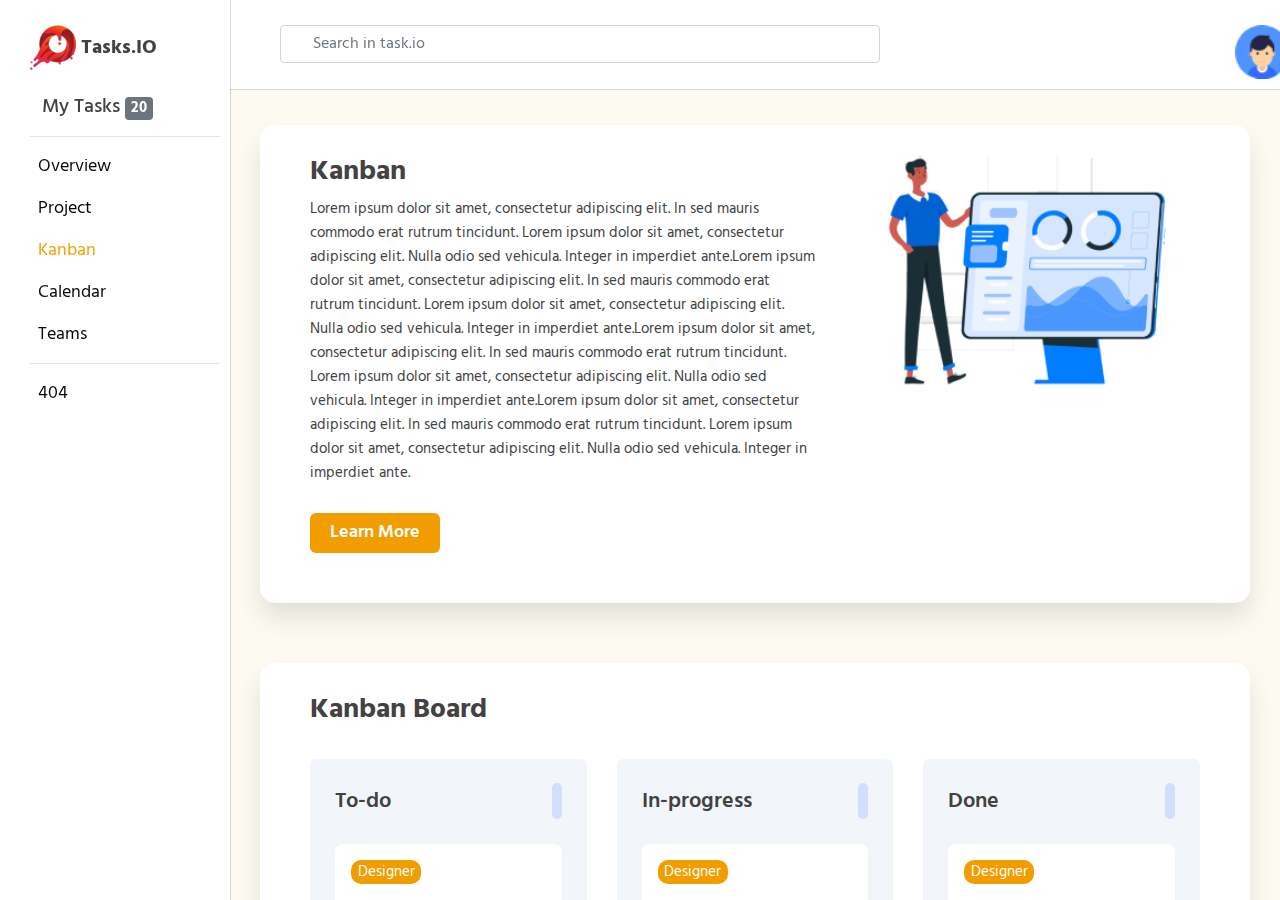
<file: kanban.html>
<!DOCTYPE html>
<html lang="en">
  <head>
    <meta charset="UTF-8" />
    <meta http-equiv="X-UA-Compatible" content="IE=edge" />
    <meta name="viewport" content="width=device-width, initial-scale=1.0" />
    <title>Document</title>
    <link
      rel="stylesheet"
      href="https://use.fontawesome.com/releases/v5.7.0/css/all.css" integrity="sha384-lZN37f5QGtY3VHgisS14W3ExzMWZxybE1SJSEsQp9S+oqd12jhcu+A56Ebc1zFSJ" crossorigin="anonymous"/>
    <link rel="stylesheet" href="css/bootstrap.min.css" />
    <link rel="stylesheet" href="css/style.css" />
  </head>
  <body>
<!-- loading -->
<div class="loader">
  <div class="spinner"></div>
</div>

<div class="pt-wrapper">
  <div class="slide-menu">
      <header class="header">
        <div class="slide-bar-times">
          <i class="fa fa-times"></i>
        </div>
        <div class="logo-wrap">
          <img src="images/logo.png" alt=""> Tasks.IO
        </div>
        <div class="slide-bar-main-title">
          <h5><i class="fa fa-list"></i> My Tasks <span class="badge badge-secondary">20</span></h5>
        </div>
        <hr>
        <nav class="main-nav">
          <ul>
              <li>
                <a href="index.html"><i class="fa fa-home"></i> Overview</a>
              </li>
              <li>
                <a href="project.html"><i class="fa fa-industry" ></i> Project</a>
              </li>
              <li>
                <a href="kanban.html" class="active"><i class="fa fa-th-large"></i> Kanban</a>
              </li>
              <li>
                <a href="calculator.html"><i class="fa fa-calendar"></i> Calendar</a>
              </li>
              <li>
                <a href="teams.html"><i class="fa fa-users" ></i> Teams</a>
              </li>
            <hr>
            <li>
              <a href="error.html"><i class="fa fa-exclamation-triangle"></i>404</a>
            </li>
          </ul>
        </nav>
      </header>
      <div class="nav-bar">
        <div class="nav-top-bar padding-section">

            <div class="top-nav">
              <div class="menu-bar">
                <i class="fa fa-bars" ></i>
              </div>
              <div class="search-box">
                <form class="form-group">
                  <input type="text" class="form-control" placeholder="Search in task.io">
                  <i class="fa fa-search"></i>
                </form>
              </div>
            </div>
            <div class="slide-right text-right">
              <div class="sub-icon">
                 <i class="fa fa-plus-circle"></i>
                 <i class="fa fa-th"></i>
                 <div class="bell-wrapper">
                  <i class="fa fa-bell"></i>
                   <div class="bell-wrap">
                     <h3 class="text-center">Notifications</h3>
                    <div class="team-profile">
                      <div class="user-img flex-shrink-0">
                      <img src="images/team1.png" alt="">
                      </div>
                      <div class="team-heading">
                        <h5>Amanda Richard</h5>
                        <p class="dec_text">AmandExmple.Com</p>
                      </div>
                    </div>

                    <div class="team-profile">
                      <div class="user-img flex-shrink-0">
                      <img src="images/team4.png" alt="">
                      </div>
                      <div class="team-heading">
                        <h5>Don Richard</h5>
                        <p class="dec_text">doneExm.Com</p>
                      </div>
                    </div>
                   </div>
                 </div>
              </div>
            <div class="profile">
              <img src="images/profile.png" alt="">
            </div>
          </div>
         
        </div>
      </div>
      <div class="overview pages">
        <div class="row">
          <div class="col-lg-12">
            <div class="team">
              <div class="section-inner">
                    <div class="page-content margin-top">
                      <div class="row">
                        <div class="col-lg-7">
                          <div class="sec-heading">
                            <h1 class="sec-title">Kanban</h1>
                            <p class="decs_text">
                              Lorem ipsum dolor sit amet, consectetur adipiscing
                              elit. In sed mauris commodo erat rutrum tincidunt.
                              Lorem ipsum dolor sit amet, consectetur adipiscing
                              elit. Nulla odio sed vehicula. Integer in imperdiet
                              ante.Lorem ipsum dolor sit amet, consectetur adipiscing
                              elit. In sed mauris commodo erat rutrum tincidunt.
                              Lorem ipsum dolor sit amet, consectetur adipiscing
                              elit. Nulla odio sed vehicula. Integer in imperdiet
                              ante.Lorem ipsum dolor sit amet, consectetur adipiscing
                              elit. In sed mauris commodo erat rutrum tincidunt.
                              Lorem ipsum dolor sit amet, consectetur adipiscing
                              elit. Nulla odio sed vehicula. Integer in imperdiet
                              ante.Lorem ipsum dolor sit amet, consectetur adipiscing
                              elit. In sed mauris commodo erat rutrum tincidunt.
                              Lorem ipsum dolor sit amet, consectetur adipiscing
                              elit. Nulla odio sed vehicula. Integer in imperdiet
                              ante.
                            </p>
                            <button class="theme-btn learn-btn">Learn More</button>
                          </div>
                        </div>
                        <div class="col-lg-5">
                            <div class="kanban-img">
                            <img src="images/kanban.png" alt="">
                            </div>
                        </div>
                      </div>
              </div>
              </div>
            </div>
          </div>
        </div>
        <div class="team">
          <div class="section-inner">
            <div class="page-content">
              <div class="sec-heading project-wrapper">
                <h1 class="sec-title ">Kanban Board</h1>
                </div>
                <div class="row">
                  <div class="col-lg-4 ">
                    <div class="kanbans-box">
                       <div class="card-heading">
                            <h5>To-do</h5>
                            <div class = 'icon-box'>
                              <i class="fa fa-plus" ></i>
                            </div>
                       </div>

                       <div class="kanbans-box-items">
                         <p class="kan_decs">Designer</p>
                          <p class="kan_title">Design landing pages for support teams</p>
                          <div class="kan_team-img">
                            <img src="images/team1.png" alt="">
                            <img src="images/team2.png" alt="">
                          </div>
                          <p class="gray_text">15 Appr 2020</p>
                       </div>
                       <!--end kanbans-box items -->
                       <div class="kanbans-box-items">
                        <p class="kan_decs">Designer</p>
                         <p class="kan_title">Developer upload pages teams</p>
                         <div class="kan_team-img">
                           <img src="images/team1.png" alt="">
                           <img src="images/team2.png" alt="">
                           <img src="images/team3.png" alt="">
                         </div>
                         <p class="gray_text">15 Appr 2020</p>
                      </div>
                      <!--end kanbans-box items -->
                    </div>
                    <!-- end kanbans-box -->
                  </div>
                  <!-- end col-log-4 -->
                  <div class="col-lg-4">
                    <div class="kanbans-box">
                       <div class="card-heading">
                            <h5>In-progress</h5>
                            <div class = 'icon-box'>
                              <i class="fa fa-plus" ></i>
                            </div>
                       </div>

                       <div class="kanbans-box-items">
                         <p class="kan_decs">Designer</p>
                          <p class="kan_title">Create wireframe for next page</p>
                          <div class="kan_team-img">
                            <img src="images/team1.png" alt="">
                            <img src="images/team2.png" alt="">
                            <img src="images/team4.png" alt="">
                          </div>
                          <p class="gray_text">15 Appr 2020</p>
                       </div>
                       <!--end kanbans-box items -->
                       <div class="kanbans-box-items">
                        <p class="kan_decs">Designer</p>
                         <p class="kan_title">Update navigations</p>
                         <div class="kan_team-img">
                           <img src="images/team1.png" alt="">
                           <img src="images/team3.png" alt="">
                         </div>
                         <p class="gray_text">15 Appr 2020</p>
                      </div>
                      <!--end kanbans-box items -->
                    </div>
                    <!-- end kanbans-box -->
                  </div>
                  <!-- end col-log-4 -->
                  <div class="col-lg-4">
                    <div class="kanbans-box">
                       <div class="card-heading">
                            <h5>Done</h5>
                            <div class = 'icon-box'>
                              <i class="fa fa-plus" ></i>
                            </div>
                       </div>

                       <div class="kanbans-box-items">
                         <p class="kan_decs">Designer</p>
                          <p class="kan_title">Grow email list</p>
                          <div class="kan_team-img">
                            <img src="images/team1.png" alt="">
                            <img src="images/team2.png" alt="">
                            <img src="images/team4.png" alt="">
                          </div>
                          <p class="gray_text">15 Appr 2020</p>
                       </div>
                       <!--end kanbans-box items -->
                       <div class="kanbans-box-items">
                        <p class="kan_decs">Designer</p>
                         <p class="kan_title">Update apps</p>
                         <div class="kan_team-img">
                           <img src="images/team1.png" alt="">
                           <img src="images/team4.png" alt="">
                         </div>
                         <p class="gray_text">15 Appr 2020</p>
                      </div>
                      <!--end kanbans-box items -->
                    </div>
                    <!-- end kanbans-box -->
                  </div>
                  <!-- end col-log-4 -->
                </div>
          </div>
          </div>
        </div>
      </div>

      <div class="overview pages">
        <div class="row">
          <div class="col-lg-12">

          </div>
        </div>
      </div>
  </div>

  <!-- slide menu end -->
<!-- model-wrapper -->
<div class="model-wrapper">
  <div class="model-wrap">
      <div class="model-header">
          <div class="model-section">
            <h2 class="model-title">Employee Invitation</h2>
            <i class="fa fa-times model-close"></i>
          </div>
          <hr>
          <div class="search-box">
            <form class="form-group">
              <input type="text" class="form-control" placeholder="Search in task.io">
              <i class="fa fa-search"></i>
            </form>
          </div>
      </div>
      <div class="model-admin">
        <h6>Employee</h6>
        <div class="model-item">
             <div class="model-item-wrap">
              <div class="user-img flex-shrink-0">
                <img src="images/team2.png" alt="">
                </div>
                 <div class="model-email">
                   <h3>Rachel Carr(you)</h3>
                   <p class="dec-text">rachel.carr@gmail.com</p>
                 </div>
             </div>
             <div class="admit-wrap">
               <p>Admit</p>
             </div>
        </div>

        <div class="model-item">
          <div class="model-item-wrap">
           <div class="user-img flex-shrink-0">
             <img src="images/team3.png" alt="">
             </div>
              <div class="model-email">
                <h3>Rana Ahmed</h3>
                <p class="dec-text">ranaahmed@gmail.com</p>
              </div>
          </div>
          <div class="admit-wrap">
            <p>Admit</p>
          </div>
       </div>
       <div class="model-item">
        <div class="model-item-wrap">
         <div class="user-img flex-shrink-0">
           <img src="images/team4.png" alt="">
           </div>
            <div class="model-email">
              <h3>Farhan Ahmed</h3>
              <p class="dec-text">farhanahmed@gmail.com</p>
            </div>
        </div>
        <div class="admit-wrap">
          <p>Admit</p>
        </div>
     </div>
      </div>
  </div>
</div>
</div>




    <!-- js -->
    <script src="js/jquery-3.4.1.min.js"></script>
    <script src="js/bootstrap.min.js"></script>
    <script src="js/main.js"></script>
  </body>
</html>
</file>
<file: css/style.css>
@import url('https://fonts.googleapis.com/css2?family=Hind:wght@300;400;500;600;700&display=swap');
*{
    margin: 0;
    padding: 0;
    box-sizing: border-box;
}
body{
    font-family: 'Hind', sans-serif;
    /* overflow: hidden; */
    position: relative;
    color: #424242;
    margin: 0;
    font-size: 15px;
    line-height: 1.6em;
    background: #CECFCF;

}
ul{
 list-style: none!important;
 margin: 0;
 padding: 0;
}
a{
    text-decoration: none !important;
    color: rgb(143, 139, 139)
}
button:focus{
    outline: none;
}
.form-control:focus {
    border-color:none;
    box-shadow: none;
  }

.pt-wrapper{
    position: relative;
    overflow-x: hidden;
    width: 100%;
    height: 100vh;
    background-color: #FDFAF2;

}
.heght{
    height: 120vh !important;
}

/* header */

header{
    position: fixed;
    left: 0;
    top: 0;
    width: 230px;
    display: block;
    margin: 0;
    height: 100%;
    background: #fff;
    padding: 25px 10px 10px 30px;
    box-shadow: rgba(0, 0, 0, 0.02) 0px 1px 3px 0px, rgba(27, 31, 35, 0.15) 0px 0px 0px 1px;
    transition: 0.3s;
    z-index: 9999;
}
header.show{
    width: 0px;
    display: none;
}
.overview{
    margin-left: 230px;
}
.overview.show{
    margin-left: 0;
}
.slide-bar-times {
    position: absolute;
    right: 20px;
    top: 20px;
    cursor: pointer;
}
.slide-bar-times i{
    font-size: 20px;
}

.nav-top-bar{
    display: flex;
}
.top-nav{
    width: 50%;
}
.slide-right{
    width: 37%;
}
.slide-right.show{
    width: 50%;
}

.logo-wrap{
    font-size: 20px;
    font-weight: 900;
    margin-bottom: 25px;
}
.slide-bar-main-title h5 i{
    margin-right: 12px;
    font-size: 18px;
}
.main-nav ul li{
    position: relative;
    display: block;
    margin-top: 18px;
    font-size: 18px;
   
}
.main-nav ul li a{
    color: rgb(8, 8, 8);
}
.main-nav ul li a:hover{
    color: rgb(245, 159, 1)!important;
}
.active{
    color: rgb(245, 159, 1)!important;
}
.main-nav ul li  i{
    margin-right: 8px;
    font-size: 18px;
}
.padding-section{
    padding: 25px 10px 10px 30px;

}
.nav-bar{
    position: fixed;
    top: 0;
    left: 0;
    background: #fff;
    box-shadow: rgba(0, 0, 0, 0.02) 0px 1px 3px 0px, rgba(27, 31, 35, 0.15) 0px 0px 0px 1px;
    width: 100%;
    /* margin-left:0px; */
    margin-left: 230px;
    z-index: 999;
    
}
.nav-bar.show{
    margin-left: 0px;
}
.top-nav{
    display: flex;
}
.menu-bar{
    margin-top: 10px;
    margin-right: 20px;
    cursor: pointer;
    
}

.menu-bar i{
    font-size: 20px;
}
.search-box{
    position: relative;
    width: 100%;
}
.search-box input{
    position: relative;
    padding: 10px 10px 10px 32px;
    width: 100%;
}
.search-box i{
    position: absolute;
    top: 12px;
    left: 10px;
    font-size: 14px;
    color: rgb(148, 145, 145);
}
.slide-right {
    display: flex;
    justify-content: right;
}
.slide-right .sub-icon{
    position: relative;
    display: flex;
    margin-top: 12px;
    margin-right: 20px;
}
.slide-right .sub-icon i{
    margin-left: 10px;
    cursor: pointer;
    font-size: 18px;
}
.bell-wrap{
    position: absolute;
    top: 56px;
    left: 0px;
    background: rgb(255, 255, 255);
    /* padding: 15px; */
    border-radius: 8px;
    width: 250px;
    box-shadow: rgba(0, 0, 0, 0.05) 0px 6px 24px 0px, rgba(0, 0, 0, 0.08) 0px 0px 0px 1px;
    transform: translateX(110%);
    transition: 0.3s ease-in;
    z-index: 99;

}
.bell-wrap.show{
    left: -100px;
    transform: translateX(0);
}
.bell-wrap h3{
    font-size: 20px;
    font-weight: 600;
    background-color: rgb(253, 207, 0);
    border-top-left-radius: 8px;
    border-top-right-radius: 8px;
    padding: 8px 0;
    color: #000;

}
.bell-wrap .team-profile{
    padding: 12px 20px;
}
.profile img{
    width: 100%;
    height: 100%;
}

.pt-page{
    width: 100%;
    max-width: 1032px;
    margin: 0 auto;
    padding-bottom: 50px;
    background-color: transparent; 
    margin-top: 50px;
}
.margin-top{
    margin-top: 125px;
}
.section-inner{
    position: relative;
    background-color: #fff;
    border-radius: 15px;
    -webkit-box-shadow: 0 15px 25px 0 rgba(23, 195, 0, 0.1);
    -moz-box-shadow: 0 15px 25px 0 rgba(0,0,0,.1);
    box-shadow: 0 15px 25px 0 rgb(0 0 0 / 10%);
    margin: 30px;
 
}

.miles-wrapper {
    margin: 30px 15px 15px -15px;
}
.miles-wrapper .page-content{
    padding: 25px;
}
.sec-heading .sec-title{
    font-size: 32px;
    font-weight: 900;
}
.page-content{
    padding: 30px 50px 50px;
    width: 100%;
}
.overview .sec-title{
    font-size: 28px;
}
.chart-box{
    width: 100%;
    max-width: 500px;
    margin: 0 auto;
}
.project-wrapper{
    display: flex;
    justify-content: space-between;
}
.theme-btn{
    position: relative;
     padding: 0px 20px; 
    background: rgb(241, 157, 0);
    color: #ffff!important;
    border: 0;
    text-align: center;
    margin-top: -8px;
    font-size: 18px;
    font-weight: 600;
    border-radius: 6px;
     outline: none;

}

.table-responsive{
    margin-top: 25px;
}
.table thead tr th {
    border: 0;
    border-bottom: 2px solid #000;
}
.table thead tr td h5{
    font-size: 18px;
    font-weight: bolder;
}
.project-text{
    font-size: 16px;
    font-weight: 500;
}
.badge{
    color: #fff!important;
}
.progress{
    height: 10px!important;
}

.team-profile{
    display: flex;
 
}
 
.team-profile .user-img{
    width: 45px;
    height: 45px;
}
.team-profile .user-img img{
    width: 100%;
    height: 100%;
}
.team-profile .team-heading {
    margin-left: 15px;
}
.team-profile .team-heading h5{
 margin-bottom: 0;
 font-size: 16px;
}

.dec_text{
    color: #acadad;
    font-size: 14px;
}
.items-text{
    font-size: 18px;
}

.number-text{
    font-size: 18px;
    font-weight: 500;
}
.sms-text{
    display: flex;
    justify-content: space-between;
}
.mile-dec{
    display: flex;
    margin-bottom: 12px;
}
.mile-dec-box{
    border: 1px solid #d1c6c6;
    padding: 5px;
    text-align: center;
}
.mile-dec-box p{
    margin-bottom: 0;
    font-size: 16px;
    font-weight: 600;
}
.mile-dec .mile-dec-title{
    margin-left: 8px;
}
.mile-dec .mile-dec-title h5{
    font-size: 18px;
    font-weight: 800;
    margin-bottom: 0px;
}
.mile-progress{
    width: 300px;
}
.progress-wrapper{
    display: flex;
}
 .mile-progress{
    margin-right: 20px;
}
.progress-wrapper p{
    margin-top: -4px;
}
.text-gray{
    color: #8b8484;
}
/* calendar */
/* .calendar-area{
    display: flex;
    justify-content: center;
    text-align: center;
} */
.calendar {
     width:700px;
     width: 100%;
     height:640px;
    background-color: #ffff;
    border-radius: 6px;
    text-align: center;
  }
  
  .month {
    width: 100%;
    height: 100px;
    background-color: rgb(241, 157, 0);
    display: flex;
    justify-content: space-between;
    align-items: center;
    padding: 0 2rem;
    text-align: center;
    
  }
  
  .month i {
    font-size:26px;
    cursor: pointer;
  }
  
  .month h1 {
    font-size: 25px;
    font-weight: 600;
    text-transform: uppercase;
    letter-spacing: 0.2rem;
    margin-bottom: 12px;
    padding-top: 10px;
  }
  
  .month p {
    font-size: 18px;
    font-weight: 600;
  }
  
  .weekdays {
    width: 100%;
    height: 5rem;
    padding: 0 0.4rem;
    display: flex;
    align-items: center;
  }
  
  .weekdays div {
    font-size: 18px;
    font-weight: 600;
    letter-spacing: 0.1rem;
    width: calc(95% / 7);
    display: flex;
    justify-content: center;
    align-items: center;
  }
  
  .days {
    width: 100%;
    display: flex;
    flex-wrap: wrap;
    padding: 0.2rem;
  }
  
  .days div {
    font-size: 18px;
    margin: 0.3rem;
    width: calc(86% / 7);
    height: 60px;
    display: flex;
    justify-content: center;
    align-items: center;
    border-radius: 8px;

    transition: background-color 0.2s;
  }
  
  .days div:hover:not(.today) {
    background-color: rgb(241, 157, 0);
    color: #fff;
    cursor: pointer;
  }
  
  .prev-date,
  .next-date {
    opacity: 0.5;
  }
  
  .today {
    background-color: rgb(241, 157, 0);
    color: #fff;

  }
/* end calendar */
.calendar-item{
    display: flex;
    justify-content: space-between;
}
.cricle{
    position: relative;
    width: 6px;
    height: 6px;
    background: rgb(13, 204, 45);
    padding: 6px;
    border-radius: 50%;
    margin-right: 8px;
    margin-top: 19px;
}
.cricle::after{
    content: "";
    position: absolute;
    top: 50%;
    left: 50%;
    transform: translate(-50%, -50%);
    height: 6px;
    width: 6px;
    background-color: rgb(255, 255, 255);
    border-radius: 50%;
}
.cricle-bg2{
    background: red;
}

.cricle-bg3{
    background: rgb(0, 235, 251);
}
.calendar-item h6{
    margin-bottom: 6px;
    font-size: 16px;
    font-weight: 800;
}
.calendar-item .cricle_decs{
    margin-bottom: 0;
}
.calendar-item .theme-btn{
    line-height: 35px;
    font-size: 16px;
    margin-top: 12px;
}

.kanban-wrap .sec-title{
    font-size: 42px;
}
.kanban-wrap .decs_text{
    color: rgb(146, 142, 142);
    font-size: 16px;
}
.kanbans-box{
    margin-top: 25px;
    background: #F2F6FA;
    padding: 30px 25px;
    border-radius: 6px;
}
.kanbans-box .card-heading{
    display: flex;
    justify-content: space-between;
}
.kanbans-box .card-heading h5{
    font-size: 22px;
    font-weight: 600;
}
.icon-box i{
    background: #D2DEFB;
    padding: 5px;
    border-radius: 5px;
    font-size: 16px;
    cursor: pointer;
}
.kanbans-box-items{
    margin-top: 20px;
    background: #fff;
    padding: 16px;
    border-radius: 8px;
}
.kan_decs{
    background-color: rgb(241, 157, 0);
    width: 70px;
    text-align: center;
    border-radius: 10px;
    color: #fff;
}
.kan_title{
    font-size: 20px;
    font-weight: 600;
}
.kan_team-img{
    margin-bottom: 10px;
}
.kan_team-img img{
    width: 30px;
    height: 30px;
}
.gray_text{
    color: #dbdbdb;
    font-size: 16px;
    font-weight: 500;
    margin-bottom: 0;
}
.learn-btn{
    margin-top: 12px;
    padding: 8px 20px;
}
.kanban-img img{
    width: 100%;
}


.error-wrap .error-titel{
  font-size: 58px;
  font-weight: bolder;
  color: rgb(255, 136, 0);
}
.error-wrap .theme-btn{
    margin-top: 10px;
    padding: 8px 12px;
}
.slide-bar-times{
    display: none;
}
/* loading */

.loader {
    width: 100%;
    height: 100%;
    position: fixed;
    background-color: #fff;
    top: 0;
    left: 0;
    z-index: 99999;
    display: block;
}

.spinner {
    position: absolute;
    top: 50%;
    left: 50%;
    z-index: 2;
    width: 40px;
    height: 40px;
    transform: translate(-50%, -50%);
    background-color: rgb(218, 162, 10);
    -webkit-animation: sk-rotateplane 1.2s infinite ease-in-out;
    animation: sk-rotateplane 1.2s infinite ease-in-out;
  }
  
  @-webkit-keyframes sk-rotateplane {
    0% { -webkit-transform: perspective(120px) }
    50% { -webkit-transform: perspective(120px) rotateY(180deg) }
    100% { -webkit-transform: perspective(120px) rotateY(180deg)  rotateX(180deg) }
  }
  
  @keyframes sk-rotateplane {
    0% { 
      transform: perspective(120px) rotateX(0deg) rotateY(0deg);
      -webkit-transform: perspective(120px) rotateX(0deg) rotateY(0deg) 
    } 50% { 
      transform: perspective(120px) rotateX(-180.1deg) rotateY(0deg);
      -webkit-transform: perspective(120px) rotateX(-180.1deg) rotateY(0deg) 
    } 100% { 
      transform: perspective(120px) rotateX(-180deg) rotateY(-179.9deg);
      -webkit-transform: perspective(120px) rotateX(-180deg) rotateY(-179.9deg);
    }
  }

  .height-pages{
      height: 500px;
  }
  .fc-daygrid-body-unbalanced,
  .fc-scrollgrid-sync-table,
  .fc-col-header {
      width: 100%!important;
  }
/* model */
.model-wrapper{
    position: fixed;
    top: 0;
    left: 0;
    width: 100%;
    height: 100%;
    background: rgba(0, 0, 0, 0.4);
    display:none;
    transition: 0.3s;
    z-index: 99999;

}
.model-show{
    display: block;
}
.model-wrap{
    position: absolute;
    top: 50%;
    left: 50%;
    transform: translate(-50%, -50%);
    width: 700px;
    background: #fff;
    padding: 30px;
    border-radius: 4px;
}
.model-section{
    display: flex;
    justify-content: space-between;
}
.model-header .search-box{
    display: block!important;
}
.model-section i{
    font-size: 20px;
    cursor: pointer;
}
.model-admin h6{
    font-size: 20px;
    font-weight: 700;
}
.model-item{
    display: flex;
    justify-content: space-between;
    margin-top: 20px;
}
.model-item-wrap{
    display: flex;
}
.model-item-wrap .user-img {
    width: 50px;
    height: 50px;
}
.model-item-wrap .user-img img{
    width: 100%;
}
.model-item-wrap .model-email{
    margin-left: 15px;
}
.model-item-wrap .model-email h3{
 margin-bottom: 0;
 font-size: 20px;
 font-weight: 600;
}
.admit-wrap p{
    font-size: 18px;
    font-weight: 600;
}
.model-wrap .search-box i{
    left: 10px !important;
    font-size: 14px!important;
}
.page-height{
    height: 650px !important;
}
  /* media */
  @media screen and (max-width:1440px){
    .slide-right {
        width: 33%;
    }
    .days div{
        width: calc(80% / 7);
    }
  }
  @media screen and (max-width:1024px){

    .top-nav{
        width: 50%;
    }
    .slide-right{
        width: 26%;
    }
    .project-text{
        width: 150px;
    }
    thead .progress{
        width: 150px;
    }
    .miles-wrapper .page-content{
        padding: 25px 15px;
    }
    .calendar{
     height: 470px;
    }
    .weekdays div{
        width: calc(100% / 7);
        font-size: 16px;
    }
    .days div{
        width: calc(75% / 7);
        height: 40px;
        font-size: 16px;
    }
    .days.show{
        width: 108%;
    }
    .progress-wrapper{
        display: block;
    }
    .progress-wrapper p{
        margin-top: 10px;
    }
    .mile-progress {
        width: 258px;
    }
    .kanban-img{
        margin-top: 150px;
    }
  }

  @media screen and (max-width:768px){
      .slide-right.show{
          width: 60%;
      }
      .res_top{
          margin-top: 30px;
      }
      .top-nav{
          width: 40%;
      }
      .fc-toolbar-ltr{
        display: block!important;
        justify-content: center!important;
        text-align: center!important;
    }
    .fc-toolbar-ltr .fc-toolbar-chunk{
        margin-bottom: 10px!important;
    }
      .project thead .project-text{
          width: 120px;
      }
      .miles-wrapper{
          margin: 30px;
      }
      .miles-wrapper .page-content{
        padding: 25px;
    }
    .calendar{
        height: 500px;
       }
    .days div {
        width: calc(83% / 7);
        }
        .progress-wrapper {
            display: flex;
        }
        .progress-wrapper p {
            margin-top: -4px;
        }
        .kanban-img{
            margin-top: 30px;
        }
  }


  @media screen and (max-width:479px){
      .chart-height{
          height: 400px;
      }
    .days.show{
        width: 100%;
    }
    .top-nav{
        width: 66%;
    }
    .slide-right{
        width: 55%;
    }
    .page-content {
        padding: 30px 20px 30px 20px;
    }
    .sec-heading .sec-title{
        font-size: 30px;
    }
    .chart-box{
        height: 240px !important;
        width: 300px !important;
    }
    .error-wrap{
        padding: 30px 0;
    }
    #calendar{
        height: 60vh; 
    }
    .calculator .section-inner {
        height: 70vh;
    }

    .model-wrap{
        width: 380px;
    }
   .model-section .model-title{
       font-size: 20px;
       font-weight: 700;
   }
   .overview{
       margin-left: 0;
   }
   .section-inner{
       margin: 20px;
   }
   .header{
       display: none;
   }
.header.show{
       display: block !important;
       width: 230px  !important;
       
   } 
   .nav-bar{
       margin-left: 0;
   }
   .days div {
    width: calc(78% / 7);
    }
    .slide-bar-times{
        display: block;
    }
    .progress-wrapper{
        display: block;
    }
    .progress-wrapper p{
        margin-top: 10px;
    }

    .kanbans-box{
        padding: 30px 18px;
    }
}


@media screen and (max-width:375px){
.search-box{
    display: none;
}
.slide-right{
    width: 70%;
}
.section-inner{
margin: 15px;
}
.model-wrap{
    width: 320px;
}
.bell-wrap{
    top: 43px;
  
}
.bell-wrap.show{
    left: -108px;
}
.model-item-wrap .model-email h3{
    text-align: left;
    font-size: 18px;
}
.days div {
    width: calc(75% / 7);
}
.calendar-item{
    display: block;
}

}

@media screen and (max-width:320px){
    .chart-height{
        height: 400px;
    }
    .sec-heading .sec-title{
        font-size: 22px;
    }
    .slide-right{
        width: 90% !important;
    }
    .chart-box{
        height: 246px !important;
        width: 275px !important;
    }
    .model-wrap{
        width: 300px;
        padding: 30px 20px;
    }

    .model-item-wrap .model-email p{
          font-size: 14px;
    }
    .model-item-wrap .user-img{
        width: 40px;
        height: 40px;
    }
    .mile-progress {
        width: 258px;
    }
    .days div {
        width: calc(73% / 7);
    }
    .miles-wrapper .page-content {
        padding: 15px;
    }
    .weekdays div {
        width: calc(100% / 7);
        font-size: 15px;
    }
 .poje-line{
     height: 350px;
 }

    }
</file>
